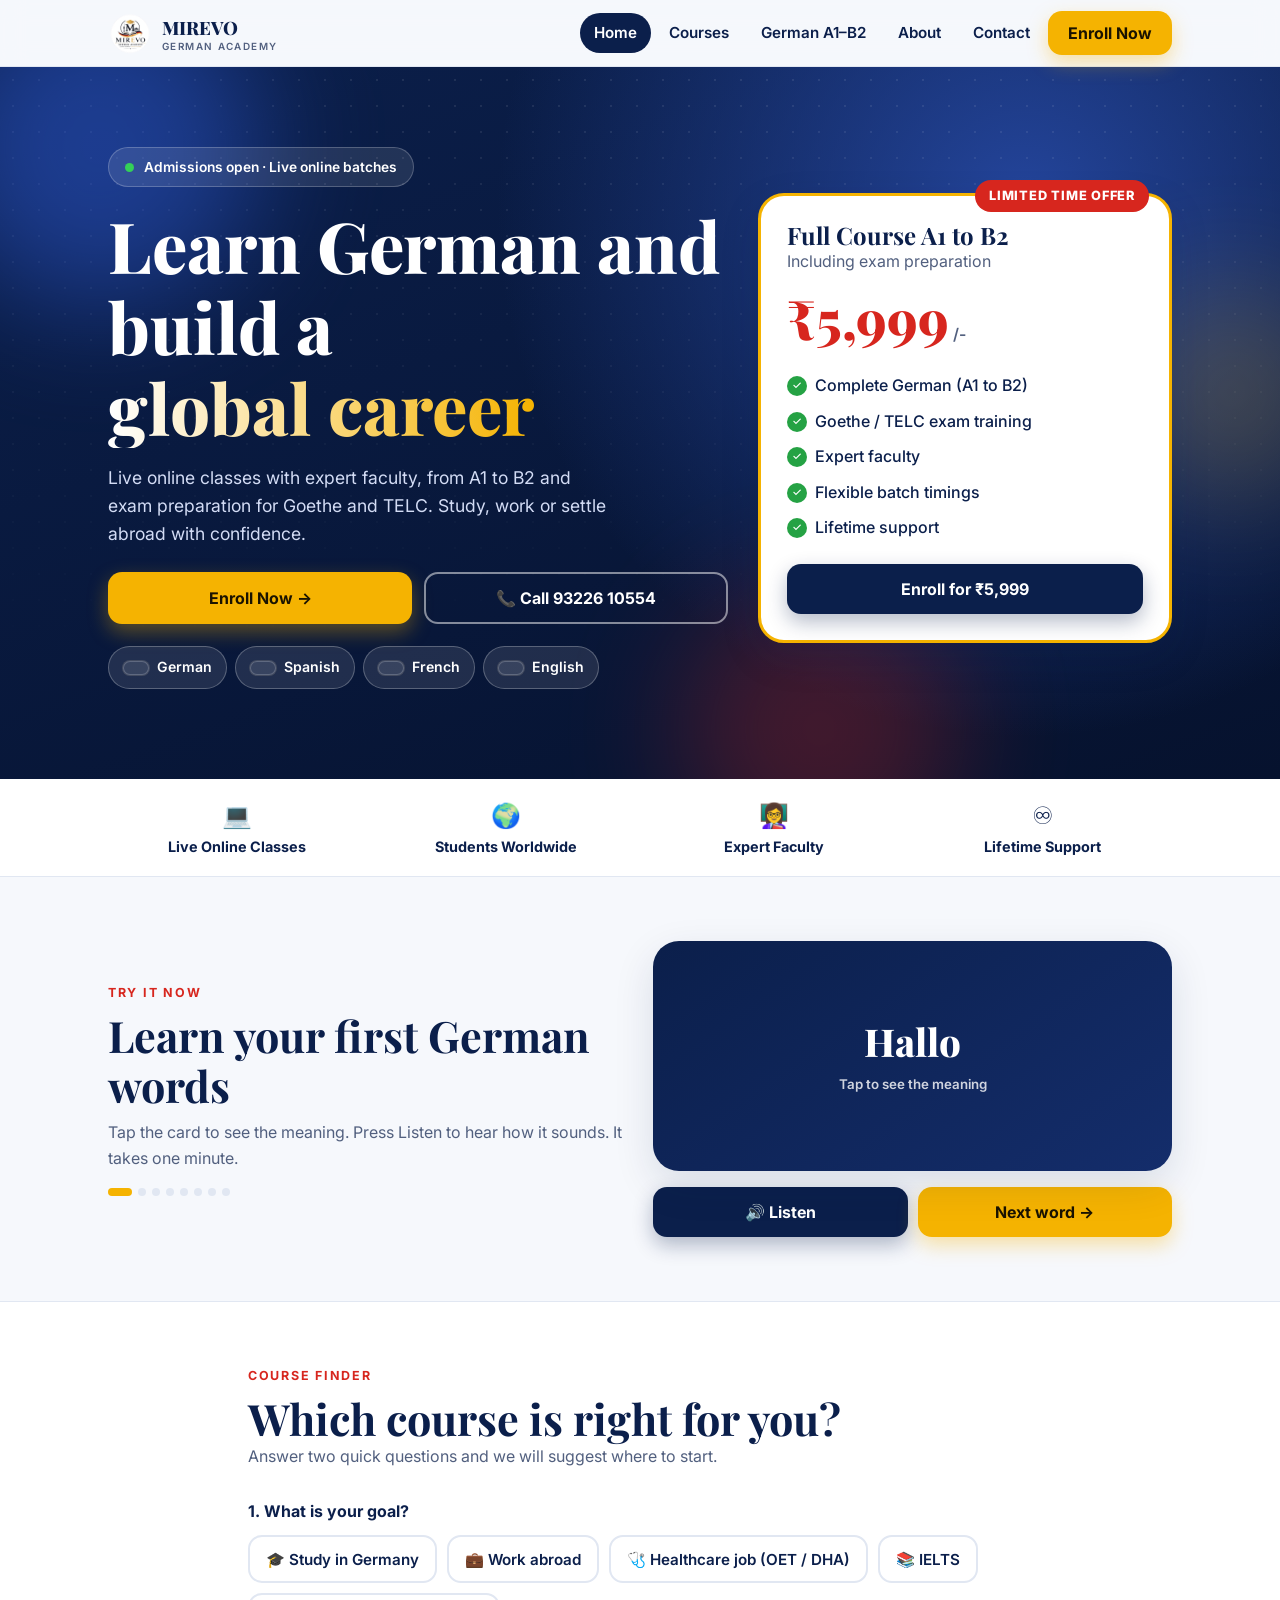
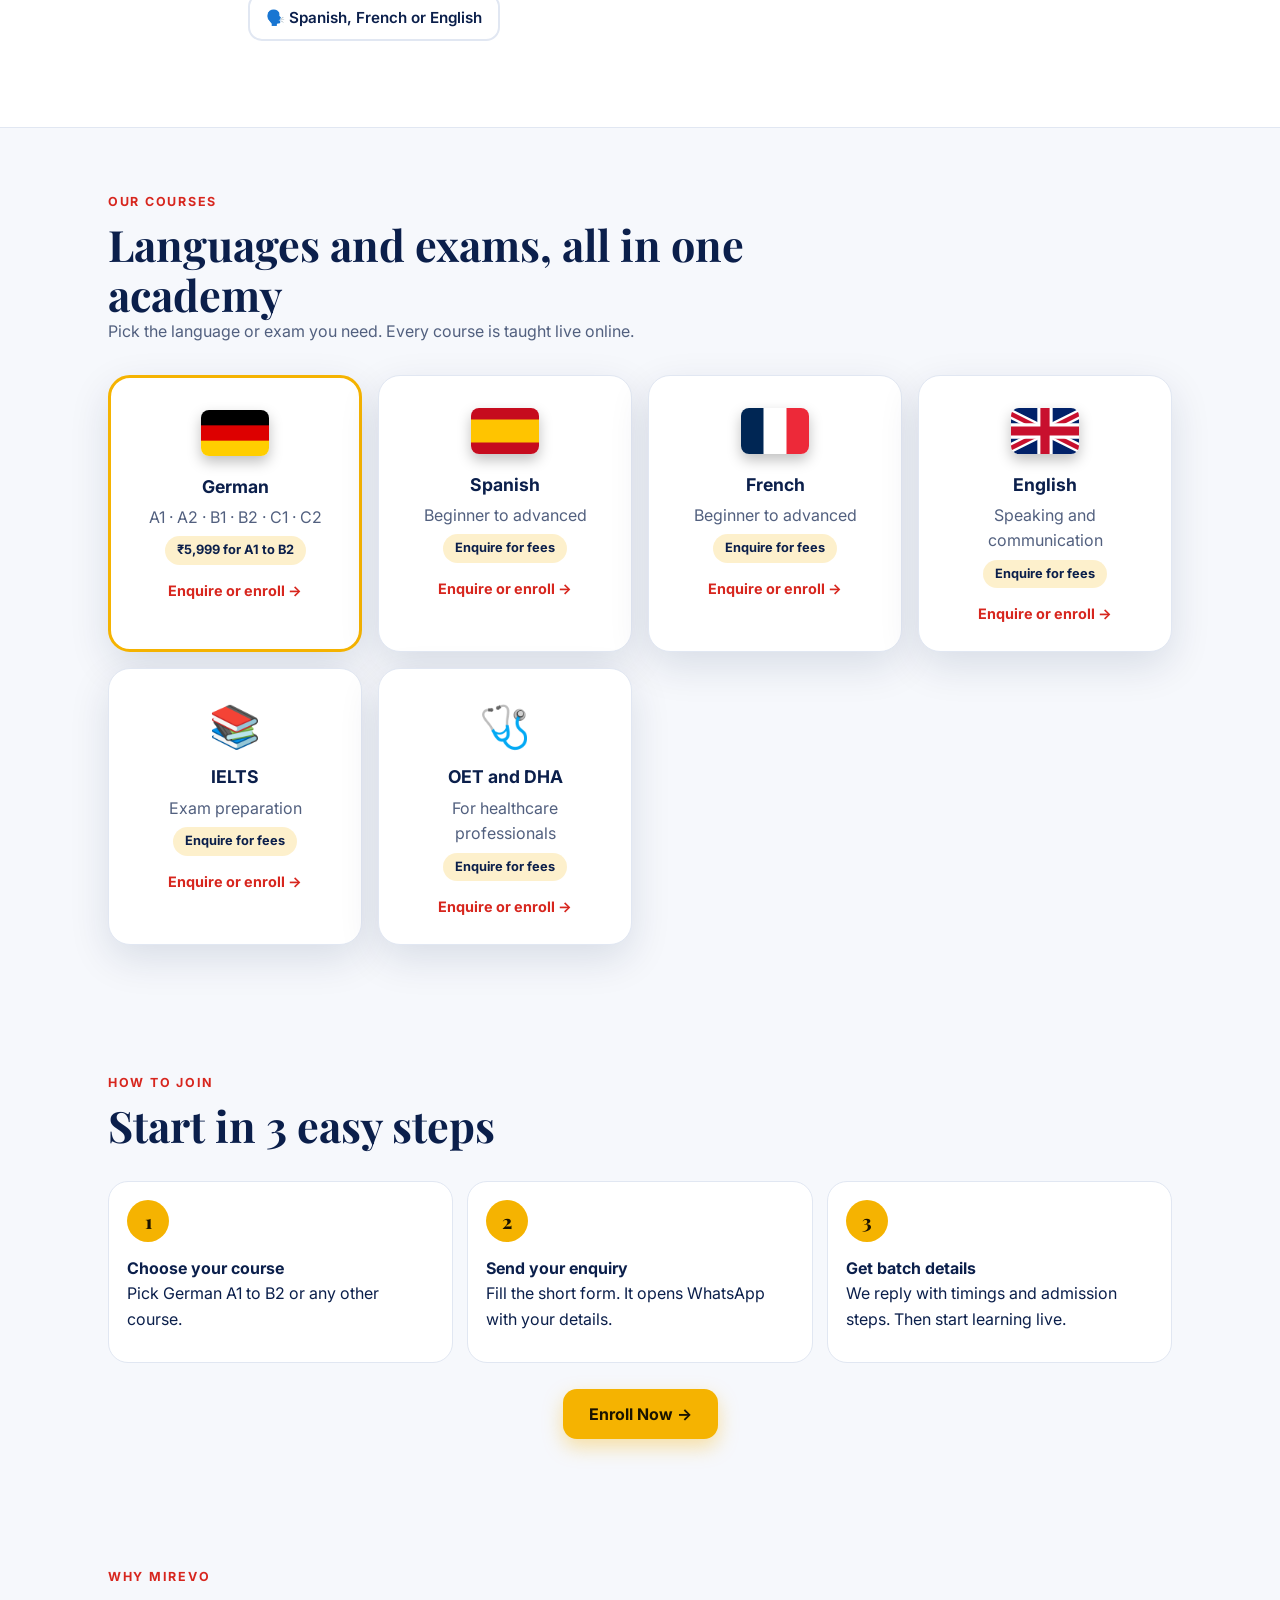
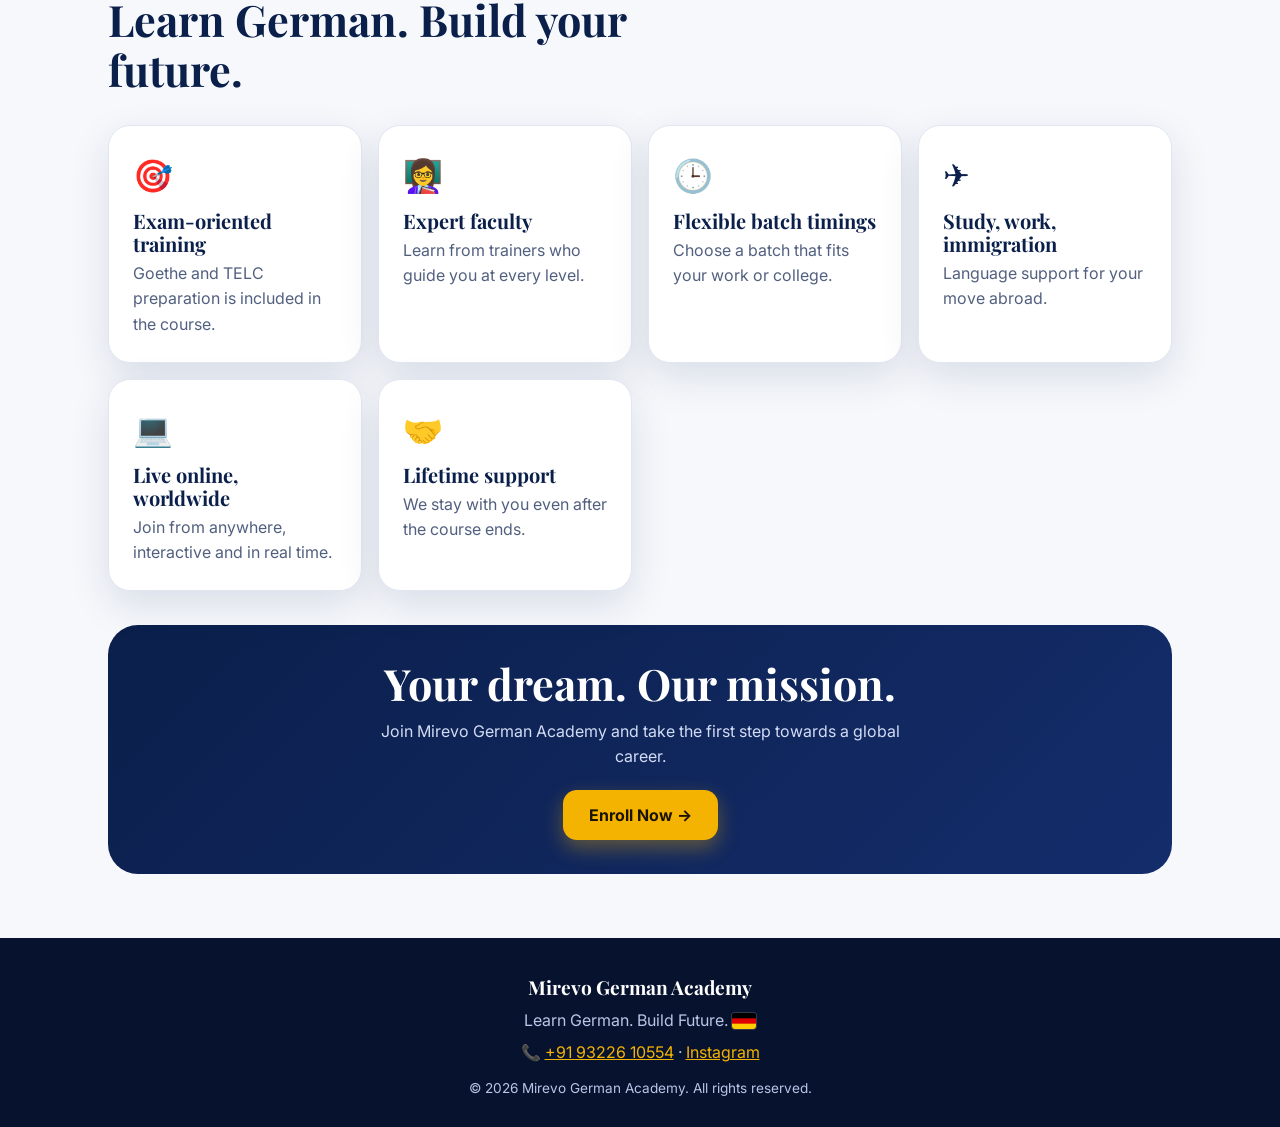
<file: Index.html>
<!DOCTYPE html>
<html lang="en">
<head>
<meta charset="utf-8">
<meta name="viewport" content="width=device-width, initial-scale=1, viewport-fit=cover">
<title>Mirevo German Academy – Learn German A1 to B2 | Live Online</title>
<meta name="description" content="Learn German A1 to B2 with Goethe/TELC exam preparation. Live online classes.">
<link rel="icon" href="logo.png">
<link href="https://fonts.googleapis.com/css2?family=Playfair+Display:wght@600;700;800&family=Inter:wght@400;500;600;700&display=swap" rel="stylesheet">
<link rel="stylesheet" href="Style.css">
</head>
<body>

<header><div class="wrap">
  <a class="brand" href="Index.html"><img src="logo.png" alt="Mirevo German Academy logo"><span>MIREVO<small>GERMAN ACADEMY</small></span></a>
  <button class="burger" aria-label="Menu" aria-expanded="false">☰</button>
  <nav aria-label="Main"><a href="Index.html" class="act">Home</a><a href="Courses.html">Courses</a><a href="German.html">German A1–B2</a><a href="About.html">About</a><a href="Contact.html">Contact</a><a class="btn" style="padding:10px 20px;min-height:44px" href="Contact.html">Enroll Now</a></nav>
</div></header>
<main>

<section class="hero" style="padding:0"><span class="orb o1"></span><span class="orb o2"></span><span class="orb o3"></span>
  <div class="wrap" style="position:relative">
    <div>
      <div class="live"><i></i>Admissions open · Live online batches</div>
      <h1>Learn German and build a <em class="rot" id="rot">global career</em></h1>
      <p class="lead">Live online classes with expert faculty, from A1 to B2 and exam preparation for Goethe and TELC. Study, work or settle abroad with confidence.</p>
      <div class="cta"><a class="btn" href="Contact.html">Enroll Now →</a><a class="btn ghost" href="tel:+919322610554">📞 Call 93226 10554</a></div>
      <div class="tags"><a href="Contact.html?course=German%20A1%20to%20B2%20%28%E2%82%B95%2C999%29"><span class="fl fl-de" role="img" aria-label="Germany"></span> German</a><a href="Contact.html?course=Spanish"><span class="fl fl-es" role="img" aria-label="Spain"></span> Spanish</a><a href="Contact.html?course=French"><span class="fl fl-fr" role="img" aria-label="France"></span> French</a><a href="Contact.html?course=English"><span class="fl fl-gb" role="img" aria-label="United Kingdom"></span> English</a></div>
    </div>
    <div class="offer">
      <span class="badge">LIMITED TIME OFFER</span>
      <h3>Full Course A1 to B2</h3>
      <div class="mute">Including exam preparation</div>
      <div class="fee">₹5,999<small> /-</small></div>
      <ul><li>Complete German (A1 to B2)</li><li>Goethe / TELC exam training</li><li>Expert faculty</li><li>Flexible batch timings</li><li>Lifetime support</li></ul>
      <a class="btn navy" style="width:100%" href="Contact.html">Enroll for ₹5,999</a>
    </div>
  </div>
</section><div class="strip"><div class="wrap">
  <div><i>💻</i>Live Online Classes</div><div><i>🌍</i>Students Worldwide</div><div><i>👩‍🏫</i>Expert Faculty</div><div><i>♾️</i>Lifetime Support</div>
</div></div><section id="try"><div class="wrap tool">
  <div class="rv"><div class="eyebrow">Try it now</div><h2>Learn your first German words</h2><p class="mute" style="margin-top:10px">Tap the card to see the meaning. Press Listen to hear how it sounds. It takes one minute.</p><div class="dots" id="dots"></div></div>
  <div class="rv"><div class="fc" id="fc" tabindex="0" role="button" aria-label="Flashcard. Tap to see the meaning."><div class="fc-in"><div class="fc-f"><b id="de">Hallo</b><small>Tap to see the meaning</small></div><div class="fc-b"><b id="en">Hello</b><small id="lvl">A1 · Greeting</small></div></div></div>
  <div class="fcbar"><button class="btn navy" id="say" type="button">🔊 Listen</button><button class="btn" id="nxt" type="button">Next word →</button></div></div>
</div></section>
<section id="finder" style="background:var(--card);border-block:1px solid var(--line)"><div class="wrap" style="max-width:820px">
  <div class="head rv"><div class="eyebrow">Course finder</div><h2>Which course is right for you?</h2><p class="mute">Answer two quick questions and we will suggest where to start.</p></div>
  <div class="rv"><b>1. What is your goal?</b>
    <div class="chips" id="g1"><button class="chip" data-v="study" type="button">🎓 Study in Germany</button><button class="chip" data-v="work" type="button">💼 Work abroad</button><button class="chip" data-v="health" type="button">🩺 Healthcare job (OET / DHA)</button><button class="chip" data-v="ielts" type="button">📚 IELTS</button><button class="chip" data-v="lang" type="button">🗣️ Spanish, French or English</button></div>
    <div id="q2"><b>2. What is your German level?</b>
    <div class="chips" id="g2"><button class="chip" data-v="0" type="button">I am a beginner</button><button class="chip" data-v="1" type="button">I know a little</button><button class="chip" data-v="2" type="button">I am intermediate</button></div></div>
    <div class="result" id="res" aria-live="polite"><h3 id="rt"></h3><p class="mute" id="rd" style="margin:8px 0 16px"></p><div class="cta"><a class="btn" id="rb" href="Contact.html">Enroll now →</a><a class="btn wa" id="rw" target="_blank" rel="noopener" href="#">💬 Ask on WhatsApp</a></div></div>
  </div>
</div></section>
<section id="courses"><div class="wrap">
  <div class="head rv"><div class="eyebrow">Our courses</div><h2>Languages and exams, all in one academy</h2><p class="mute">Pick the language or exam you need. Every course is taught live online.</p></div>
  <div class="grid">
    <a class="card lang main rv" href="Contact.html?course=German%20A1%20to%20B2%20%28%E2%82%B95%2C999%29"><div class="flagi"><span class="fl fl-de" role="img" aria-label="Germany"></span></div><b>German</b><span class="mute">A1 · A2 · B1 · B2 · C1 · C2</span><br><span class="tag">₹5,999 for A1 to B2</span><span class="go">Enquire or enroll →</span></a>
    <a class="card lang rv" href="Contact.html?course=Spanish"><div class="flagi"><span class="fl fl-es" role="img" aria-label="Spain"></span></div><b>Spanish</b><span class="mute">Beginner to advanced</span><br><span class="tag">Enquire for fees</span><span class="go">Enquire or enroll →</span></a>
    <a class="card lang rv" href="Contact.html?course=French"><div class="flagi"><span class="fl fl-fr" role="img" aria-label="France"></span></div><b>French</b><span class="mute">Beginner to advanced</span><br><span class="tag">Enquire for fees</span><span class="go">Enquire or enroll →</span></a>
    <a class="card lang rv" href="Contact.html?course=English"><div class="flagi"><span class="fl fl-gb" role="img" aria-label="United Kingdom"></span></div><b>English</b><span class="mute">Speaking and communication</span><br><span class="tag">Enquire for fees</span><span class="go">Enquire or enroll →</span></a>
    <a class="card lang rv" href="Contact.html?course=IELTS"><div class="flagi">📚</div><b>IELTS</b><span class="mute">Exam preparation</span><br><span class="tag">Enquire for fees</span><span class="go">Enquire or enroll →</span></a>
    <a class="card lang rv" href="Contact.html?course=OET"><div class="flagi">🩺</div><b>OET and DHA</b><span class="mute">For healthcare professionals</span><br><span class="tag">Enquire for fees</span><span class="go">Enquire or enroll →</span></a>
  </div>
</div></section>
<section><div class="wrap"><div class="head rv"><div class="eyebrow">How to join</div><h2>Start in 3 easy steps</h2></div>
  <div class="steps3"><div class="rv"><p><b>Choose your course</b>Pick German A1 to B2 or any other course.</p></div><div class="rv"><p><b>Send your enquiry</b>Fill the short form. It opens WhatsApp with your details.</p></div><div class="rv"><p><b>Get batch details</b>We reply with timings and admission steps. Then start learning live.</p></div></div>
  <div style="text-align:center;margin-top:26px"><a class="btn" href="Contact.html">Enroll Now →</a></div></div></section>
<section id="why"><div class="wrap">
  <div class="head rv"><div class="eyebrow">Why Mirevo</div><h2>Learn German. Build your future.</h2></div>
  <div class="grid">
    <div class="card rv"><i>🎯</i><h3>Exam-oriented training</h3><p>Goethe and TELC preparation is included in the course.</p></div>
    <div class="card rv"><i>👩‍🏫</i><h3>Expert faculty</h3><p>Learn from trainers who guide you at every level.</p></div>
    <div class="card rv"><i>🕒</i><h3>Flexible batch timings</h3><p>Choose a batch that fits your work or college.</p></div>
    <div class="card rv"><i>✈️</i><h3>Study, work, immigration</h3><p>Language support for your move abroad.</p></div>
    <div class="card rv"><i>💻</i><h3>Live online, worldwide</h3><p>Join from anywhere, interactive and in real time.</p></div>
    <div class="card rv"><i>🤝</i><h3>Lifetime support</h3><p>We stay with you even after the course ends.</p></div>
  </div>
  <div class="band rv" style="margin-top:34px"><h2>Your dream. Our mission.</h2><p>Join Mirevo German Academy and take the first step towards a global career.</p><a class="btn" href="Contact.html">Enroll Now →</a></div>
</div></section>
</main>
<footer>
  <b>Mirevo German Academy</b><p style="margin:6px 0">Learn German. Build Future. <span class="fl fl-de" role="img" aria-label="Germany"></span></p>
  <p>📞 <a href="tel:+919322610554">+91 93226 10554</a> · <a href="https://www.instagram.com/mirevo_german_academy/" target="_blank" rel="noopener">Instagram</a></p>
  <p style="font-size:.85rem;margin:0">© <span id="yr"></span> Mirevo German Academy. All rights reserved.</p>
</footer>
<div class="bar"><a class="c" href="tel:+919322610554">📞 Call</a><a class="w" href="https://wa.me/919322610554" target="_blank" rel="noopener">💬 WhatsApp</a><a class="e" href="Contact.html">Enroll</a></div>
<script src="Script.js"></script>
</body>
</html>
</file>
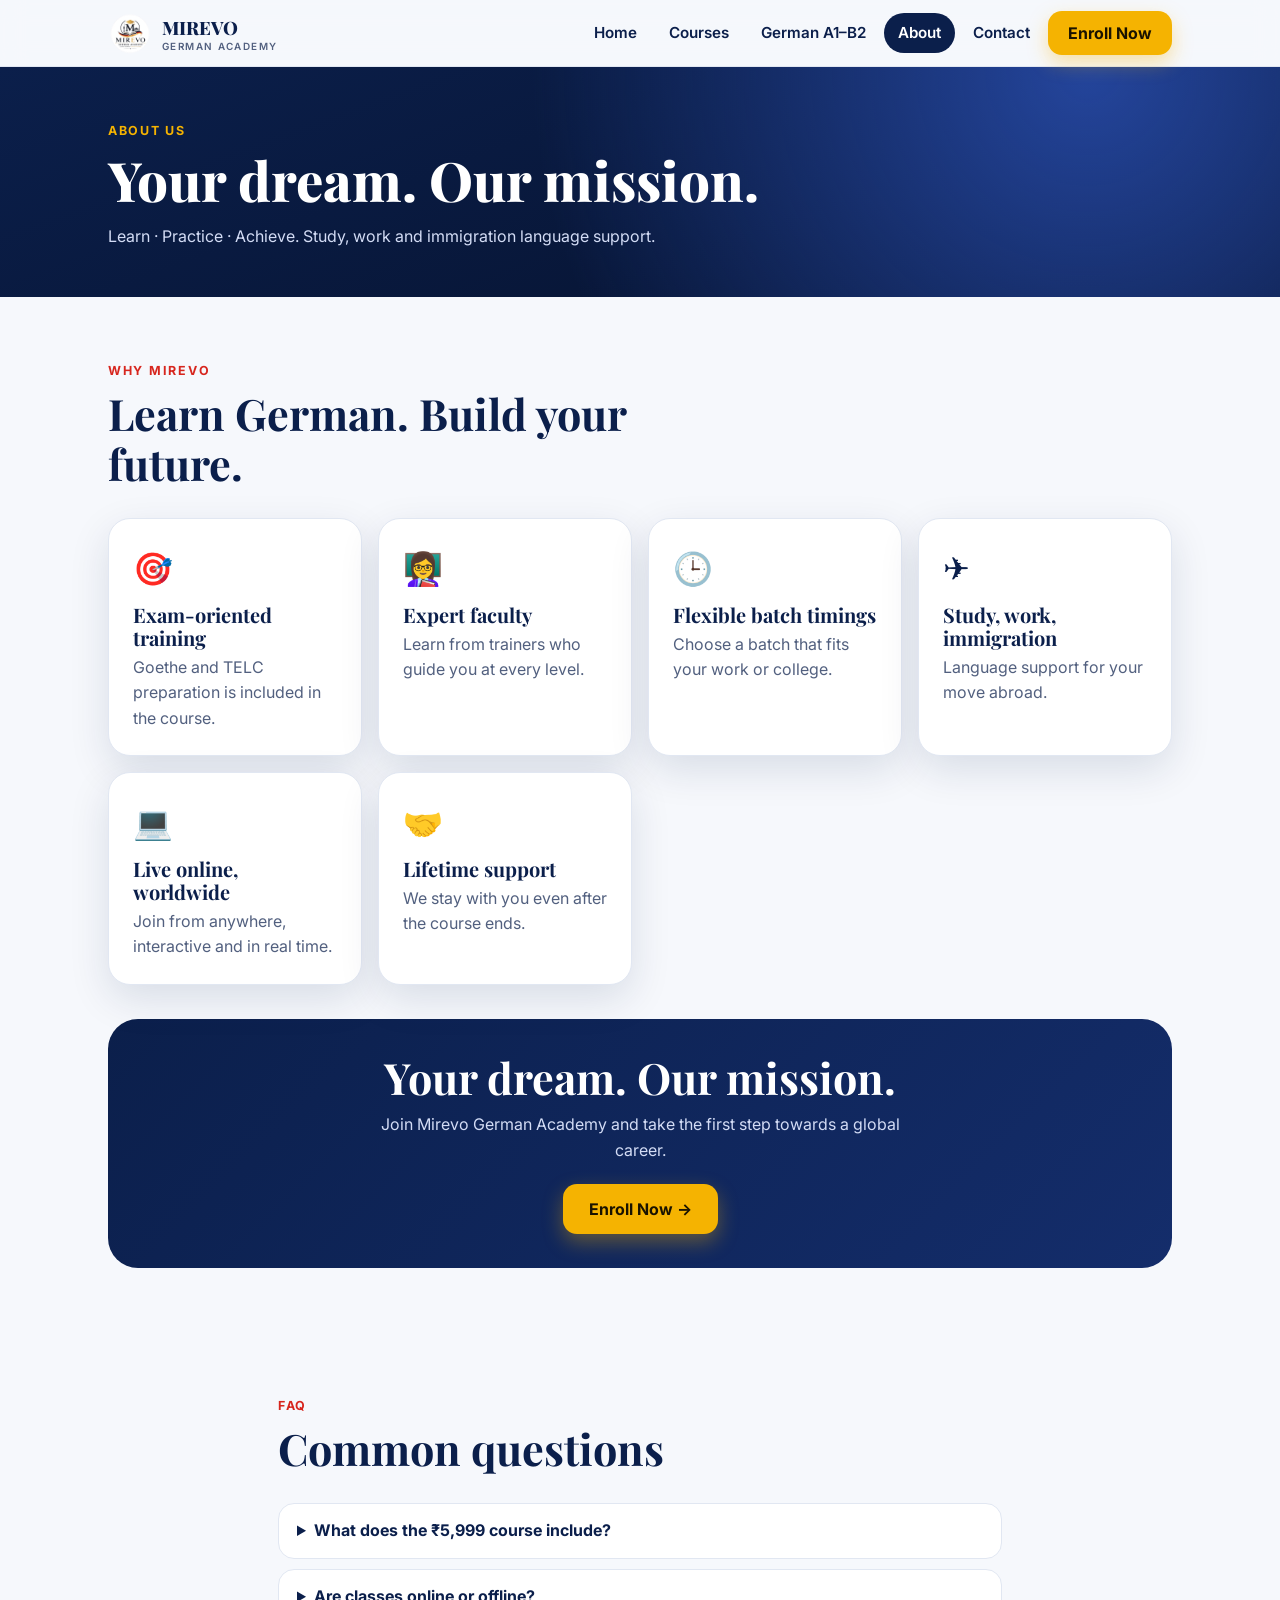
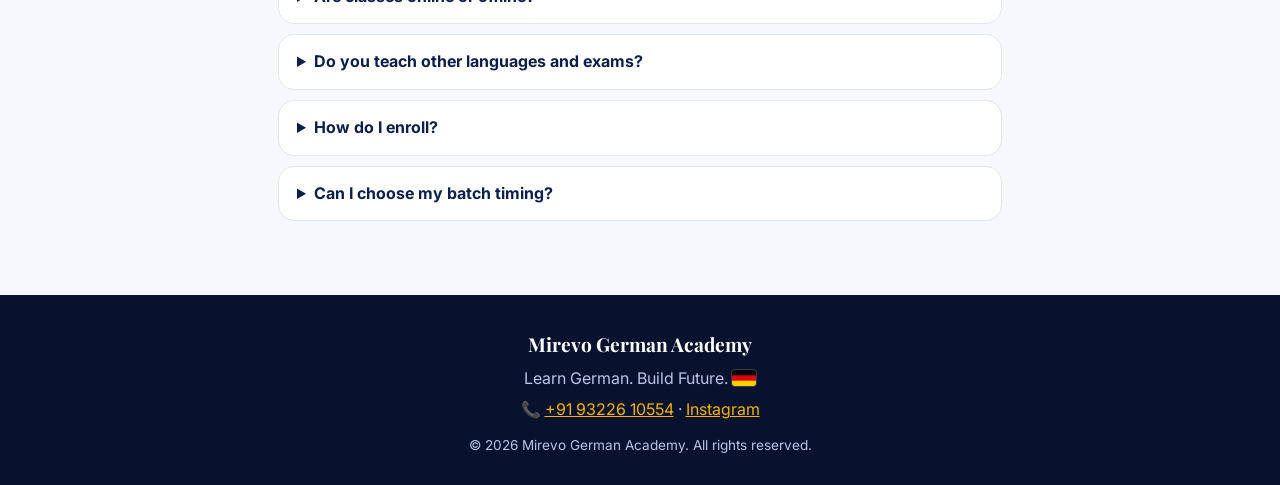
<file: About.html>
<!DOCTYPE html>
<html lang="en">
<head>
<meta charset="utf-8">
<meta name="viewport" content="width=device-width, initial-scale=1, viewport-fit=cover">
<title>About – Mirevo German Academy</title>
<meta name="description" content="Why learn with Mirevo German Academy, and answers to common questions.">
<link rel="icon" href="logo.png">
<link href="https://fonts.googleapis.com/css2?family=Playfair+Display:wght@600;700;800&family=Inter:wght@400;500;600;700&display=swap" rel="stylesheet">
<link rel="stylesheet" href="Style.css">
</head>
<body>

<header><div class="wrap">
  <a class="brand" href="Index.html"><img src="logo.png" alt="Mirevo German Academy logo"><span>MIREVO<small>GERMAN ACADEMY</small></span></a>
  <button class="burger" aria-label="Menu" aria-expanded="false">☰</button>
  <nav aria-label="Main"><a href="Index.html">Home</a><a href="Courses.html">Courses</a><a href="German.html">German A1–B2</a><a href="About.html" class="act">About</a><a href="Contact.html">Contact</a><a class="btn" style="padding:10px 20px;min-height:44px" href="Contact.html">Enroll Now</a></nav>
</div></header>
<main>
<section class="phero"><div class="wrap"><div class="eyebrow">About us</div><h1>Your dream. Our mission.</h1><p>Learn · Practice · Achieve. Study, work and immigration language support.</p></div></section>
<section id="why"><div class="wrap">
  <div class="head rv"><div class="eyebrow">Why Mirevo</div><h2>Learn German. Build your future.</h2></div>
  <div class="grid">
    <div class="card rv"><i>🎯</i><h3>Exam-oriented training</h3><p>Goethe and TELC preparation is included in the course.</p></div>
    <div class="card rv"><i>👩‍🏫</i><h3>Expert faculty</h3><p>Learn from trainers who guide you at every level.</p></div>
    <div class="card rv"><i>🕒</i><h3>Flexible batch timings</h3><p>Choose a batch that fits your work or college.</p></div>
    <div class="card rv"><i>✈️</i><h3>Study, work, immigration</h3><p>Language support for your move abroad.</p></div>
    <div class="card rv"><i>💻</i><h3>Live online, worldwide</h3><p>Join from anywhere, interactive and in real time.</p></div>
    <div class="card rv"><i>🤝</i><h3>Lifetime support</h3><p>We stay with you even after the course ends.</p></div>
  </div>
  <div class="band rv" style="margin-top:34px"><h2>Your dream. Our mission.</h2><p>Join Mirevo German Academy and take the first step towards a global career.</p><a class="btn" href="Contact.html">Enroll Now →</a></div>
</div></section><section id="faq"><div class="wrap" style="max-width:760px">
  <div class="head rv"><div class="eyebrow">FAQ</div><h2>Common questions</h2></div>
  <details class="rv"><summary>What does the ₹5,999 course include?</summary><p>The full German course from A1 to B2, including Goethe and TELC exam preparation, speaking, listening, reading and writing practice, flexible batches and lifetime support.</p></details>
  <details class="rv"><summary>Are classes online or offline?</summary><p>Classes are live online, so you can join from anywhere in the world.</p></details>
  <details class="rv"><summary>Do you teach other languages and exams?</summary><p>Yes. We also offer Spanish, French, English, IELTS, OET and DHA. Contact us for fees and batches.</p></details>
  <details class="rv"><summary>How do I enroll?</summary><p>Tap Enroll Now, fill the form and send it on WhatsApp, or call 93226 10554. We will guide you through admission and payment.</p></details>
  <details class="rv"><summary>Can I choose my batch timing?</summary><p>Yes, batch timings are flexible. Tell us your preferred time in the enquiry.</p></details>
</div></section>
</main>
<footer>
  <b>Mirevo German Academy</b><p style="margin:6px 0">Learn German. Build Future. <span class="fl fl-de" role="img" aria-label="Germany"></span></p>
  <p>📞 <a href="tel:+919322610554">+91 93226 10554</a> · <a href="https://www.instagram.com/mirevo_german_academy/" target="_blank" rel="noopener">Instagram</a></p>
  <p style="font-size:.85rem;margin:0">© <span id="yr"></span> Mirevo German Academy. All rights reserved.</p>
</footer>
<div class="bar"><a class="c" href="tel:+919322610554">📞 Call</a><a class="w" href="https://wa.me/919322610554" target="_blank" rel="noopener">💬 WhatsApp</a><a class="e" href="Contact.html">Enroll</a></div>
<script src="Script.js"></script>
</body>
</html>
</file>
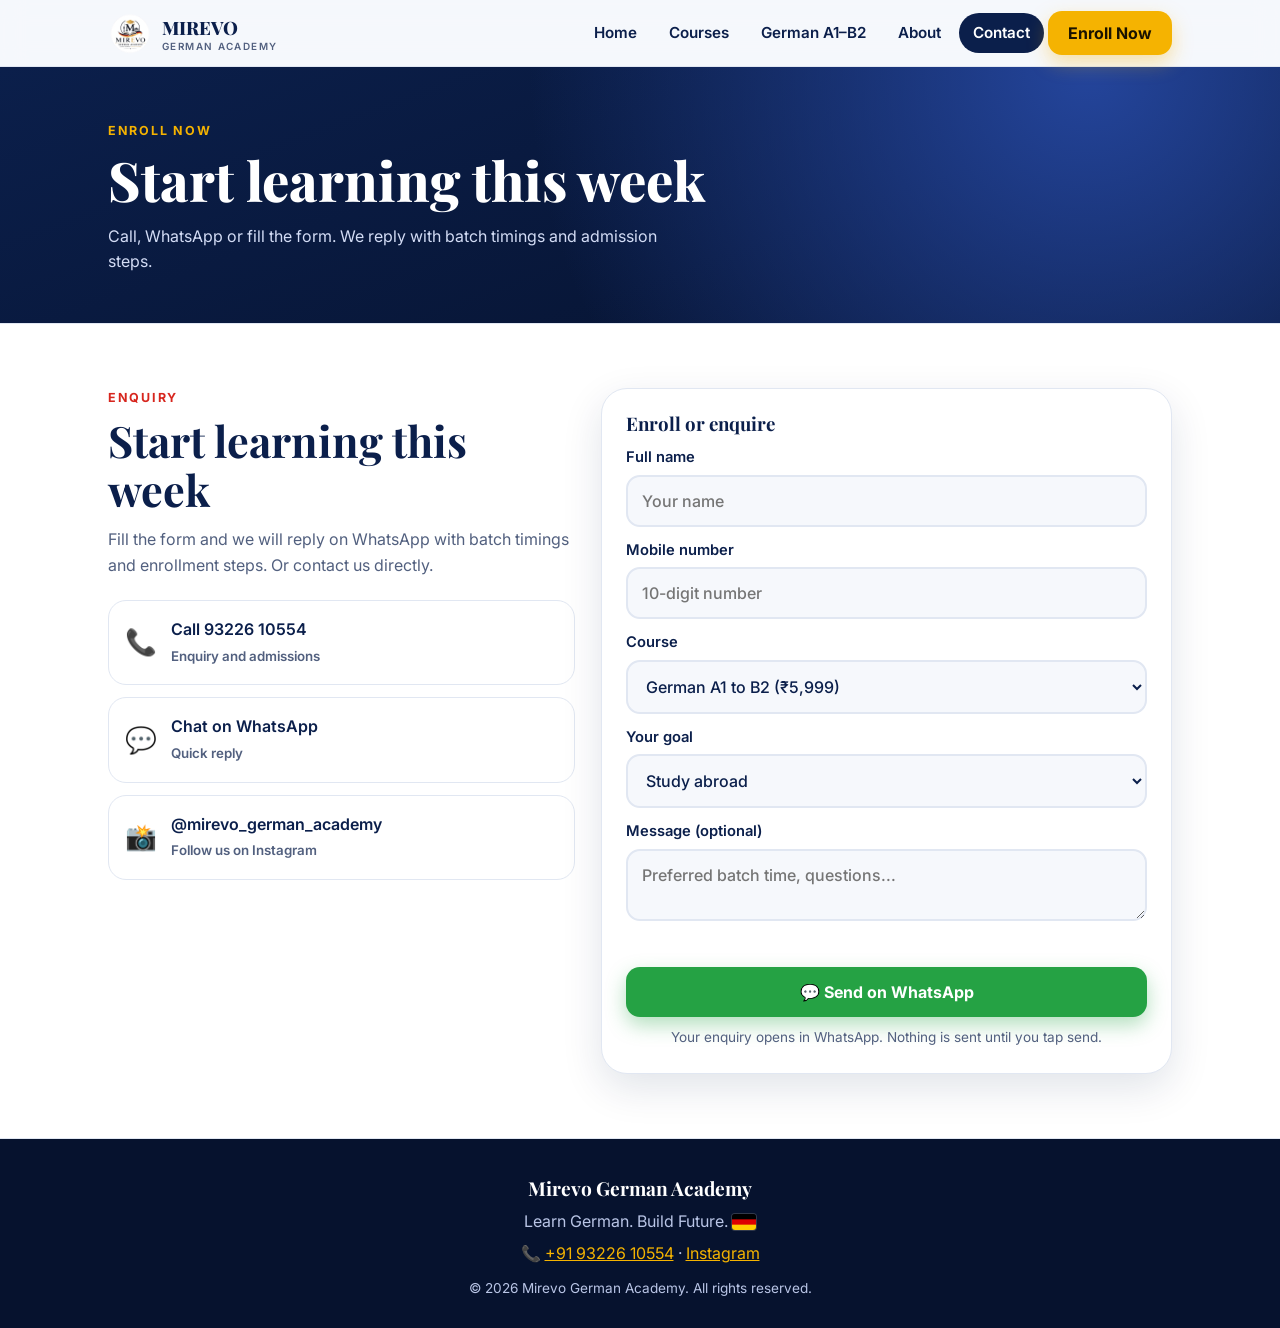
<file: Contact.html>
<!DOCTYPE html>
<html lang="en">
<head>
<meta charset="utf-8">
<meta name="viewport" content="width=device-width, initial-scale=1, viewport-fit=cover">
<title>Enroll / Contact – Mirevo German Academy</title>
<meta name="description" content="Enroll or enquire. Call 93226 10554 or message on WhatsApp.">
<link rel="icon" href="logo.png">
<link href="https://fonts.googleapis.com/css2?family=Playfair+Display:wght@600;700;800&family=Inter:wght@400;500;600;700&display=swap" rel="stylesheet">
<link rel="stylesheet" href="Style.css">
</head>
<body>

<header><div class="wrap">
  <a class="brand" href="Index.html"><img src="logo.png" alt="Mirevo German Academy logo"><span>MIREVO<small>GERMAN ACADEMY</small></span></a>
  <button class="burger" aria-label="Menu" aria-expanded="false">☰</button>
  <nav aria-label="Main"><a href="Index.html">Home</a><a href="Courses.html">Courses</a><a href="German.html">German A1–B2</a><a href="About.html">About</a><a href="Contact.html" class="act">Contact</a><a class="btn" style="padding:10px 20px;min-height:44px" href="Contact.html">Enroll Now</a></nav>
</div></header>
<main>
<section class="phero"><div class="wrap"><div class="eyebrow">Enroll now</div><h1>Start learning this week</h1><p>Call, WhatsApp or fill the form. We reply with batch timings and admission steps.</p></div></section>
<section id="enquire" style="background:var(--card);border-block:1px solid var(--line)"><div class="wrap enq">
  <div class="rv"><div class="eyebrow">Enquiry</div><h2>Start learning this week</h2><p class="mute" style="margin:12px 0 22px">Fill the form and we will reply on WhatsApp with batch timings and enrollment steps. Or contact us directly.</p>
    <div class="contact">
      <a href="tel:+919322610554"><i>📞</i><span>Call 93226 10554<br><small class="mute">Enquiry and admissions</small></span></a>
      <a href="https://wa.me/919322610554?text=Hello%20Mirevo%20German%20Academy%2C%20I%20want%20to%20enquire%20about%20the%20course." target="_blank" rel="noopener"><i>💬</i><span>Chat on WhatsApp<br><small class="mute">Quick reply</small></span></a>
      <a href="https://www.instagram.com/mirevo_german_academy/" target="_blank" rel="noopener"><i>📸</i><span>@mirevo_german_academy<br><small class="mute">Follow us on Instagram</small></span></a>
    </div>
  </div>
  <form id="f" class="rv" novalidate>
    <h3 style="margin-bottom:4px">Enroll or enquire</h3>
    <label for="nm">Full name</label><input id="nm" autocomplete="name" placeholder="Your name">
    <label for="ph">Mobile number</label><input id="ph" type="tel" inputmode="numeric" pattern="[6-9][0-9]{9}" maxlength="10" autocomplete="tel" placeholder="10-digit number">
    <label for="co">Course</label>
    <select id="co"><option>German A1 to B2 (₹5,999)</option><option>German A1</option><option>German A2</option><option>German B1</option><option>German B2</option><option>German C1 / C2</option><option>Spanish</option><option>French</option><option>English</option><option>IELTS</option><option>OET</option><option>DHA</option></select>
    <label for="gl">Your goal</label>
    <select id="gl"><option>Study abroad</option><option>Work abroad</option><option>Immigration</option><option>Learning for fun / career</option></select>
    <label for="ms">Message (optional)</label><textarea id="ms" rows="2" placeholder="Preferred batch time, questions..."></textarea>
    <div class="err" id="err" role="alert"></div>
    <button class="btn wa" style="width:100%" type="submit">💬 Send on WhatsApp</button>
    <p class="mute" style="font-size:.85rem;margin:10px 0 0;text-align:center">Your enquiry opens in WhatsApp. Nothing is sent until you tap send.</p>
  </form>
</div></section>
</main>
<footer>
  <b>Mirevo German Academy</b><p style="margin:6px 0">Learn German. Build Future. <span class="fl fl-de" role="img" aria-label="Germany"></span></p>
  <p>📞 <a href="tel:+919322610554">+91 93226 10554</a> · <a href="https://www.instagram.com/mirevo_german_academy/" target="_blank" rel="noopener">Instagram</a></p>
  <p style="font-size:.85rem;margin:0">© <span id="yr"></span> Mirevo German Academy. All rights reserved.</p>
</footer>
<div class="bar"><a class="c" href="tel:+919322610554">📞 Call</a><a class="w" href="https://wa.me/919322610554" target="_blank" rel="noopener">💬 WhatsApp</a><a class="e" href="Contact.html">Enroll</a></div>
<script src="Script.js"></script>
</body>
</html>
</file>
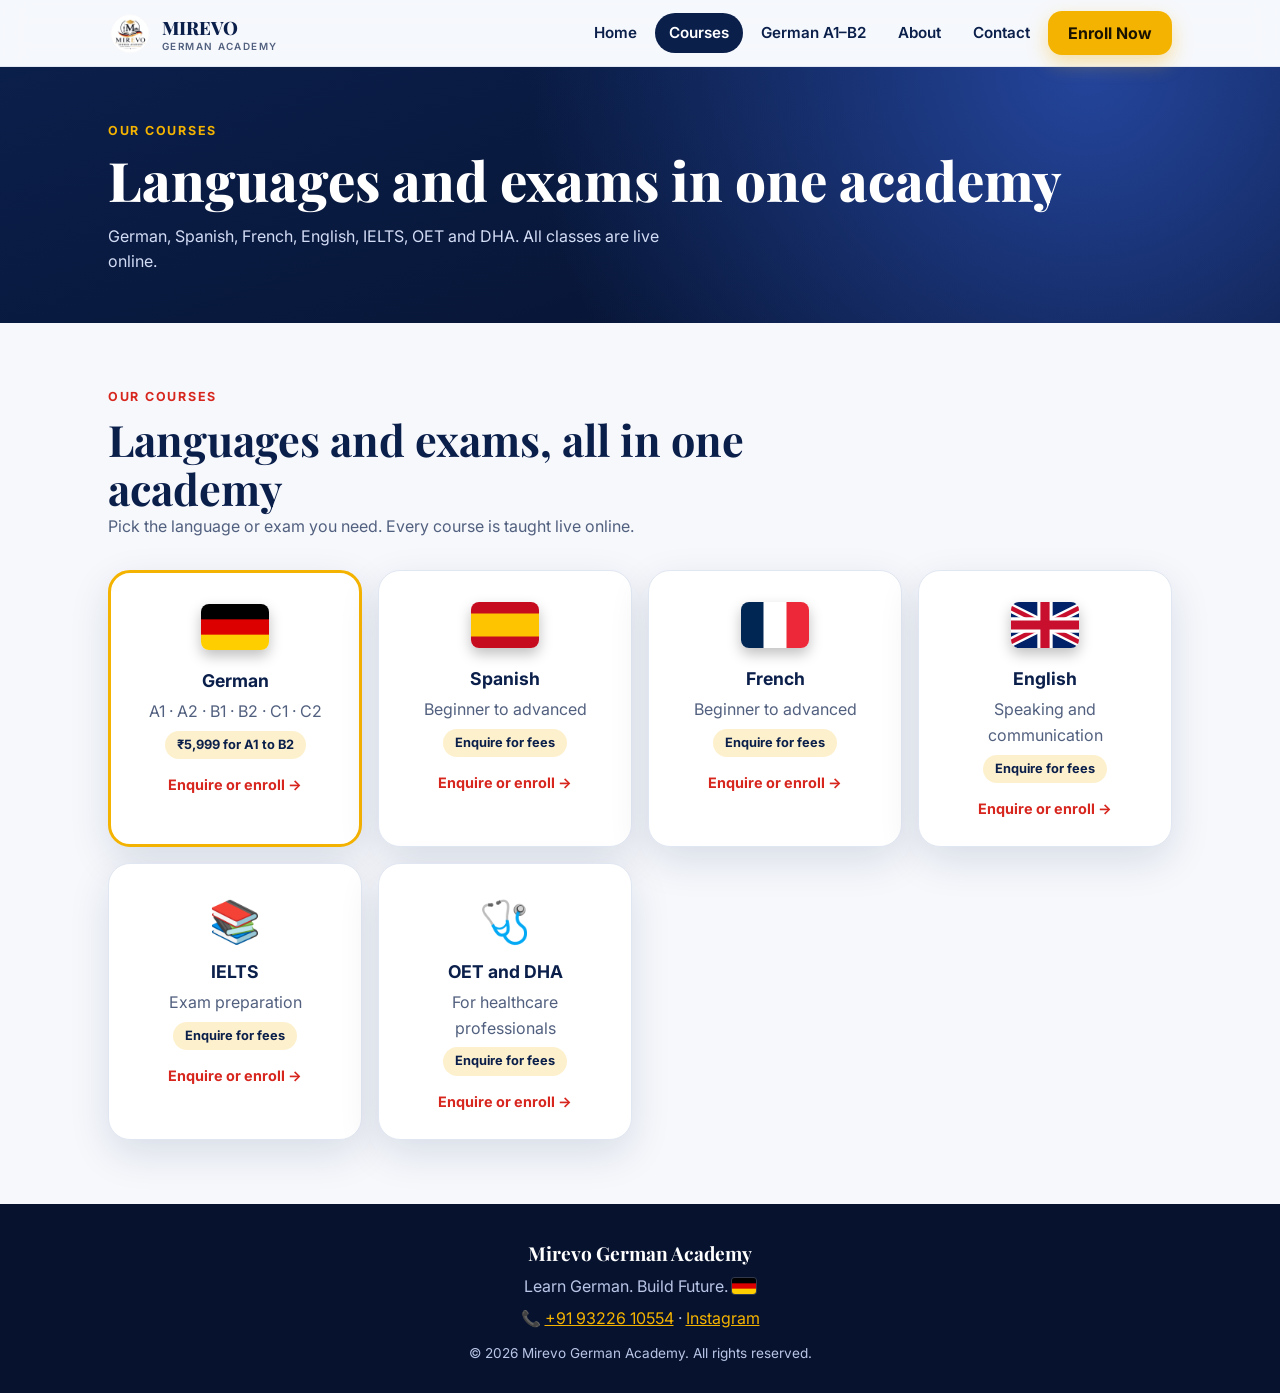
<file: Courses.html>
<!DOCTYPE html>
<html lang="en">
<head>
<meta charset="utf-8">
<meta name="viewport" content="width=device-width, initial-scale=1, viewport-fit=cover">
<title>Courses – Mirevo German Academy</title>
<meta name="description" content="German, Spanish, French, English, IELTS, OET and DHA courses, live online.">
<link rel="icon" href="logo.png">
<link href="https://fonts.googleapis.com/css2?family=Playfair+Display:wght@600;700;800&family=Inter:wght@400;500;600;700&display=swap" rel="stylesheet">
<link rel="stylesheet" href="Style.css">
</head>
<body>

<header><div class="wrap">
  <a class="brand" href="Index.html"><img src="logo.png" alt="Mirevo German Academy logo"><span>MIREVO<small>GERMAN ACADEMY</small></span></a>
  <button class="burger" aria-label="Menu" aria-expanded="false">☰</button>
  <nav aria-label="Main"><a href="Index.html">Home</a><a href="Courses.html" class="act">Courses</a><a href="German.html">German A1–B2</a><a href="About.html">About</a><a href="Contact.html">Contact</a><a class="btn" style="padding:10px 20px;min-height:44px" href="Contact.html">Enroll Now</a></nav>
</div></header>
<main>
<section class="phero"><div class="wrap"><div class="eyebrow">Our courses</div><h1>Languages and exams in one academy</h1><p>German, Spanish, French, English, IELTS, OET and DHA. All classes are live online.</p></div></section>
<section id="courses"><div class="wrap">
  <div class="head rv"><div class="eyebrow">Our courses</div><h2>Languages and exams, all in one academy</h2><p class="mute">Pick the language or exam you need. Every course is taught live online.</p></div>
  <div class="grid">
    <a class="card lang main rv" href="Contact.html?course=German%20A1%20to%20B2%20%28%E2%82%B95%2C999%29"><div class="flagi"><span class="fl fl-de" role="img" aria-label="Germany"></span></div><b>German</b><span class="mute">A1 · A2 · B1 · B2 · C1 · C2</span><br><span class="tag">₹5,999 for A1 to B2</span><span class="go">Enquire or enroll →</span></a>
    <a class="card lang rv" href="Contact.html?course=Spanish"><div class="flagi"><span class="fl fl-es" role="img" aria-label="Spain"></span></div><b>Spanish</b><span class="mute">Beginner to advanced</span><br><span class="tag">Enquire for fees</span><span class="go">Enquire or enroll →</span></a>
    <a class="card lang rv" href="Contact.html?course=French"><div class="flagi"><span class="fl fl-fr" role="img" aria-label="France"></span></div><b>French</b><span class="mute">Beginner to advanced</span><br><span class="tag">Enquire for fees</span><span class="go">Enquire or enroll →</span></a>
    <a class="card lang rv" href="Contact.html?course=English"><div class="flagi"><span class="fl fl-gb" role="img" aria-label="United Kingdom"></span></div><b>English</b><span class="mute">Speaking and communication</span><br><span class="tag">Enquire for fees</span><span class="go">Enquire or enroll →</span></a>
    <a class="card lang rv" href="Contact.html?course=IELTS"><div class="flagi">📚</div><b>IELTS</b><span class="mute">Exam preparation</span><br><span class="tag">Enquire for fees</span><span class="go">Enquire or enroll →</span></a>
    <a class="card lang rv" href="Contact.html?course=OET"><div class="flagi">🩺</div><b>OET and DHA</b><span class="mute">For healthcare professionals</span><br><span class="tag">Enquire for fees</span><span class="go">Enquire or enroll →</span></a>
  </div>
</div></section>
</main>
<footer>
  <b>Mirevo German Academy</b><p style="margin:6px 0">Learn German. Build Future. <span class="fl fl-de" role="img" aria-label="Germany"></span></p>
  <p>📞 <a href="tel:+919322610554">+91 93226 10554</a> · <a href="https://www.instagram.com/mirevo_german_academy/" target="_blank" rel="noopener">Instagram</a></p>
  <p style="font-size:.85rem;margin:0">© <span id="yr"></span> Mirevo German Academy. All rights reserved.</p>
</footer>
<div class="bar"><a class="c" href="tel:+919322610554">📞 Call</a><a class="w" href="https://wa.me/919322610554" target="_blank" rel="noopener">💬 WhatsApp</a><a class="e" href="Contact.html">Enroll</a></div>
<script src="Script.js"></script>
</body>
</html>
</file>
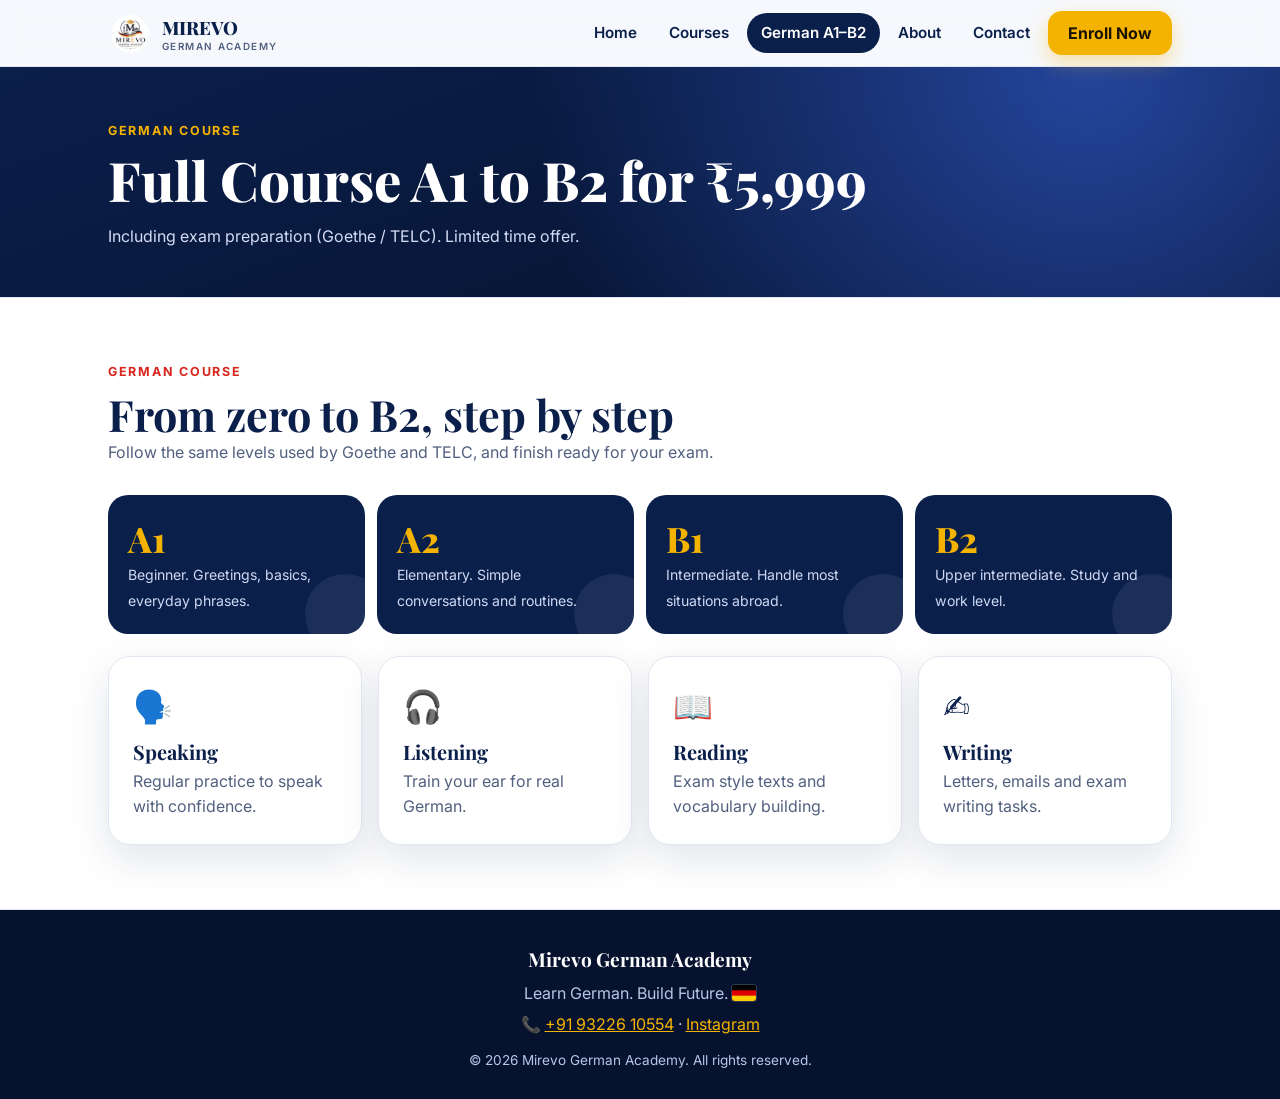
<file: German.html>
<!DOCTYPE html>
<html lang="en">
<head>
<meta charset="utf-8">
<meta name="viewport" content="width=device-width, initial-scale=1, viewport-fit=cover">
<title>German Course A1 to B2 – Mirevo German Academy</title>
<meta name="description" content="Full German course A1 to B2 with Goethe and TELC exam preparation for ₹5,999.">
<link rel="icon" href="logo.png">
<link href="https://fonts.googleapis.com/css2?family=Playfair+Display:wght@600;700;800&family=Inter:wght@400;500;600;700&display=swap" rel="stylesheet">
<link rel="stylesheet" href="Style.css">
</head>
<body>

<header><div class="wrap">
  <a class="brand" href="Index.html"><img src="logo.png" alt="Mirevo German Academy logo"><span>MIREVO<small>GERMAN ACADEMY</small></span></a>
  <button class="burger" aria-label="Menu" aria-expanded="false">☰</button>
  <nav aria-label="Main"><a href="Index.html">Home</a><a href="Courses.html">Courses</a><a href="German.html" class="act">German A1–B2</a><a href="About.html">About</a><a href="Contact.html">Contact</a><a class="btn" style="padding:10px 20px;min-height:44px" href="Contact.html">Enroll Now</a></nav>
</div></header>
<main>
<section class="phero"><div class="wrap"><div class="eyebrow">German course</div><h1>Full Course A1 to B2 for ₹5,999</h1><p>Including exam preparation (Goethe / TELC). Limited time offer.</p></div></section>
<section id="german" style="background:var(--card);border-block:1px solid var(--line)"><div class="wrap">
  <div class="head rv"><div class="eyebrow">German course</div><h2>From zero to B2, step by step</h2><p class="mute">Follow the same levels used by Goethe and TELC, and finish ready for your exam.</p></div>
  <div class="levels">
    <div class="lv rv"><b>A1</b><span>Beginner. Greetings, basics, everyday phrases.</span></div>
    <div class="lv rv"><b>A2</b><span>Elementary. Simple conversations and routines.</span></div>
    <div class="lv rv"><b>B1</b><span>Intermediate. Handle most situations abroad.</span></div>
    <div class="lv rv"><b>B2</b><span>Upper intermediate. Study and work level.</span></div>
  </div>
  <div class="grid" style="margin-top:22px">
    <div class="card rv"><i>🗣️</i><h3>Speaking</h3><p>Regular practice to speak with confidence.</p></div>
    <div class="card rv"><i>🎧</i><h3>Listening</h3><p>Train your ear for real German.</p></div>
    <div class="card rv"><i>📖</i><h3>Reading</h3><p>Exam style texts and vocabulary building.</p></div>
    <div class="card rv"><i>✍️</i><h3>Writing</h3><p>Letters, emails and exam writing tasks.</p></div>
  </div>
</div></section>
</main>
<footer>
  <b>Mirevo German Academy</b><p style="margin:6px 0">Learn German. Build Future. <span class="fl fl-de" role="img" aria-label="Germany"></span></p>
  <p>📞 <a href="tel:+919322610554">+91 93226 10554</a> · <a href="https://www.instagram.com/mirevo_german_academy/" target="_blank" rel="noopener">Instagram</a></p>
  <p style="font-size:.85rem;margin:0">© <span id="yr"></span> Mirevo German Academy. All rights reserved.</p>
</footer>
<div class="bar"><a class="c" href="tel:+919322610554">📞 Call</a><a class="w" href="https://wa.me/919322610554" target="_blank" rel="noopener">💬 WhatsApp</a><a class="e" href="Contact.html">Enroll</a></div>
<script src="Script.js"></script>
</body>
</html>
</file>
<file: Style.css>
:root{--bg:#f6f8fc;--card:#fff;--ink:#0b1f4b;--mute:#52607f;--navy:#0b1f4b;--navy2:#142d6b;--gold:#f5b301;--red:#d7261e;--line:#e1e7f2;--shadow:0 14px 40px rgba(11,31,75,.12);box-sizing:border-box;padding-top:env(safe-area-inset-top,0px);padding-bottom:env(safe-area-inset-bottom,0px)}
@media (prefers-color-scheme:dark){:root:not([data-theme="light"]){--bg:#081230;--card:#0f1f4a;--ink:#f1f4fc;--mute:#a9b6d6;--line:#1d3170;--shadow:0 14px 40px rgba(0,0,0,.45)}}
:root[data-theme="dark"]{--bg:#081230;--card:#0f1f4a;--ink:#f1f4fc;--mute:#a9b6d6;--line:#1d3170;--shadow:0 14px 40px rgba(0,0,0,.45)}
*{box-sizing:border-box;-webkit-tap-highlight-color:transparent}
html{scroll-behavior:smooth;scroll-padding-top:76px}
body{margin:0;background:var(--bg);color:var(--ink);font:400 16px/1.6 Inter,system-ui,sans-serif;overflow-x:hidden;padding-bottom:76px}
h1,h2,h3{font-family:'Playfair Display',Georgia,serif;line-height:1.15;margin:0}
h2{font-size:clamp(1.8rem,5vw,2.7rem)}
p{margin:0 0 12px}a{color:inherit}
.wrap{max-width:1100px;margin:0 auto;padding:0 18px}
.mute{color:var(--mute)}

.eyebrow{font-weight:700;letter-spacing:.14em;font-size:.78rem;color:var(--red);text-transform:uppercase;margin-bottom:8px}
/* nav */
header{position:sticky;top:env(safe-area-inset-top,0px);z-index:30;background:color-mix(in srgb,var(--bg) 90%,transparent);backdrop-filter:blur(12px);border-bottom:1px solid var(--line)}
header .wrap{display:flex;align-items:center;justify-content:space-between;height:66px}
.brand{display:flex;align-items:center;gap:10px;text-decoration:none;font:800 1.15rem 'Playfair Display'}
.brand img{width:44px;height:44px;border-radius:50%}
.brand small{display:block;font:600 .62rem Inter;letter-spacing:.14em;color:var(--mute)}
nav{display:none;gap:4px;align-items:center}
nav a{padding:8px 14px;border-radius:999px;font-weight:600;text-decoration:none;font-size:.95rem}
nav a:hover{background:var(--line)}
.btn{display:inline-flex;align-items:center;justify-content:center;gap:8px;border:0;cursor:pointer;font:700 1rem Inter;padding:14px 26px;border-radius:14px;background:var(--gold);color:#1a1300;text-decoration:none;min-height:50px;transition:transform .2s,box-shadow .2s;box-shadow:0 8px 20px rgba(245,179,1,.35)}
.btn:hover{transform:translateY(-2px);box-shadow:0 12px 26px rgba(245,179,1,.5)}
.btn.navy{background:var(--navy);color:#fff;box-shadow:0 8px 20px rgba(11,31,75,.3)}
.btn.ghost{background:transparent;color:#fff;border:2px solid rgba(255,255,255,.5);box-shadow:none}
.btn.wa{background:#25a244;color:#fff;box-shadow:0 8px 20px rgba(37,162,68,.35)}
.btn:focus-visible,a:focus-visible,input:focus-visible,select:focus-visible,textarea:focus-visible,summary:focus-visible{outline:3px solid var(--gold);outline-offset:3px}
@media(min-width:860px){nav{display:flex}}
/* hero */
.hero{background:radial-gradient(circle at 80% 20%,#24459c 0,transparent 45%),linear-gradient(160deg,var(--navy),#06122e);color:#fff;position:relative;overflow:hidden}
.hero .wrap{display:grid;gap:30px;padding-top:44px;padding-bottom:60px}
.hero h1{font-size:clamp(2.4rem,9vw,4.4rem);font-weight:800}
.hero h1 em{font-style:normal;background:linear-gradient(90deg,#fff 0,var(--gold));-webkit-background-clip:text;background-clip:text;color:transparent}
.hero p.lead{font-size:1.1rem;color:#d3dcf5;max-width:46ch;margin:16px 0 24px}
.cta{display:flex;gap:12px;flex-wrap:wrap}
.cta .btn{flex:1 1 180px}
.tags{display:flex;gap:8px;flex-wrap:wrap;margin-top:22px}
.tags span{background:rgba(255,255,255,.1);border:1px solid rgba(255,255,255,.2);padding:6px 12px;border-radius:999px;font-size:.85rem;font-weight:600}
.offer{background:var(--card);color:var(--ink);border-radius:26px;padding:26px;box-shadow:var(--shadow);position:relative;border:3px solid var(--gold);animation:float 5s ease-in-out infinite}
@keyframes float{50%{transform:translateY(-10px)}}
.offer .badge{position:absolute;top:-16px;right:20px;background:var(--red);color:#fff;font-weight:800;font-size:.8rem;padding:6px 14px;border-radius:999px;letter-spacing:.06em;animation:pulse 2s infinite}
@keyframes pulse{50%{transform:scale(1.08)}}
.offer h3{font-size:1.5rem}
.fee{font:800 3.4rem 'Playfair Display';color:var(--red);margin:6px 0}
.fee small{font:600 1rem Inter;color:var(--mute)}
.offer ul{list-style:none;padding:0;margin:14px 0 18px}
.offer li{padding:5px 0 5px 28px;position:relative;font-weight:500}
.offer li::before{content:"✓";position:absolute;left:0;color:#fff;background:#25a244;width:20px;height:20px;border-radius:50%;font-size:.7rem;display:grid;place-items:center;top:8px}
.greet{position:absolute;font:700 1.1rem 'Playfair Display';color:rgba(255,255,255,.13);animation:drift 14s linear infinite;pointer-events:none;white-space:nowrap}
@keyframes drift{from{transform:translateX(-20vw)}to{transform:translateX(120vw)}}
@media(min-width:860px){.hero .wrap{grid-template-columns:1.2fr .8fr;align-items:center;padding-top:80px;padding-bottom:90px}}
/* trust strip */
.strip{background:var(--card);border-bottom:1px solid var(--line)}
.strip .wrap{display:grid;grid-template-columns:repeat(2,1fr);gap:10px;padding:18px}
.strip div{text-align:center;font-weight:700;font-size:.9rem}.strip i{display:block;font-style:normal;font-size:1.5rem}
@media(min-width:760px){.strip .wrap{grid-template-columns:repeat(4,1fr)}}
section{padding:64px 0}
.head{max-width:640px;margin-bottom:30px}
.grid{display:grid;gap:16px;grid-template-columns:repeat(auto-fit,minmax(240px,1fr))}
.card{background:var(--card);border:1px solid var(--line);border-radius:22px;padding:24px;box-shadow:var(--shadow);transition:transform .3s,border-color .3s}
.card:hover{transform:translateY(-6px);border-color:var(--gold)}
.card i{font-style:normal;font-size:2rem;display:block;margin-bottom:8px}
.card h3{font-size:1.25rem;margin-bottom:6px}.card p{color:var(--mute);margin:0}
.lang{text-align:center}.lang .flagi{font-size:2.6rem}
.lang b{display:block;font-size:1.1rem;margin:4px 0}
.lang .tag{display:inline-block;font-size:.8rem;font-weight:700;padding:4px 12px;border-radius:999px;background:rgba(245,179,1,.2);color:var(--ink);margin-top:6px}
.lang.main{border:3px solid var(--gold)}
/* levels */
.levels{display:grid;grid-template-columns:repeat(2,1fr);gap:12px}
.lv{background:var(--navy);color:#fff;border-radius:20px;padding:20px;position:relative;overflow:hidden}
.lv b{font:800 2.2rem 'Playfair Display';color:var(--gold);display:block}
.lv span{font-size:.88rem;color:#cfd9f4}
.lv::after{content:"";position:absolute;right:-20px;bottom:-20px;width:80px;height:80px;border-radius:50%;background:rgba(255,255,255,.07)}
@media(min-width:760px){.levels{grid-template-columns:repeat(4,1fr)}}
.band{background:linear-gradient(135deg,var(--navy),var(--navy2));color:#fff;border-radius:30px;padding:34px 24px;text-align:center}
.band p{color:#d3dcf5;max-width:52ch;margin:10px auto 20px}
/* form */
.enq{display:grid;gap:26px}
@media(min-width:860px){.enq{grid-template-columns:.9fr 1.1fr;align-items:start}}
form{background:var(--card);border:1px solid var(--line);border-radius:26px;padding:24px;box-shadow:var(--shadow)}
label{display:block;font-weight:600;margin:12px 0 5px;font-size:.92rem}
input,select,textarea{width:100%;padding:14px;border-radius:14px;border:2px solid var(--line);background:var(--bg);color:var(--ink);font:500 16px Inter}
.err{color:#d32f2f;font-weight:600;min-height:1.4em;margin:8px 0}
.contact a{display:flex;gap:14px;align-items:center;text-decoration:none;background:var(--card);border:1px solid var(--line);padding:16px;border-radius:18px;margin-bottom:12px;font-weight:600;transition:.2s}
.contact a:hover{border-color:var(--gold);transform:translateX(4px)}
.contact i{font-style:normal;font-size:1.6rem}
details{background:var(--card);border:1px solid var(--line);border-radius:16px;padding:14px 18px;margin-bottom:10px}
summary{cursor:pointer;font-weight:700}details[open] summary{margin-bottom:8px;color:var(--red)}
details p{margin:0;color:var(--mute)}
footer{background:#06122e;color:#b9c5e6;padding:36px 18px 28px;text-align:center}
footer b{color:#fff;font:700 1.2rem 'Playfair Display'}
footer a{color:var(--gold)}
/* mobile cta bar */
.bar{position:fixed;left:0;right:0;bottom:0;z-index:40;display:flex;gap:8px;padding:8px 12px calc(8px + env(safe-area-inset-bottom,0px));background:var(--card);border-top:1px solid var(--line);box-shadow:0 -8px 24px rgba(0,0,0,.12)}
.bar a{flex:1;padding:12px 6px;border-radius:12px;text-align:center;font-weight:700;text-decoration:none;font-size:.95rem}
.bar .c{background:var(--navy);color:#fff}.bar .w{background:#25a244;color:#fff}.bar .e{background:var(--gold);color:#1a1300}
@media(min-width:860px){.bar{display:none}body{padding-bottom:0}}
/* reveal */
.rv{opacity:0;transform:translateY(30px);transition:opacity .7s,transform .7s}
.rv.in{opacity:1;transform:none}
#ok{display:none;text-align:center}
@media (prefers-reduced-motion:reduce){*{animation:none!important;transition:none!important;scroll-behavior:auto!important}.rv{opacity:1;transform:none}}
/* multi-page additions */
.phero{background:radial-gradient(circle at 85% 0,#24459c 0,transparent 50%),linear-gradient(160deg,var(--navy),#06122e);color:#fff;padding:54px 0 48px}
.phero h1{font-size:clamp(2.1rem,7vw,3.4rem);font-weight:800}
.phero p{color:#d3dcf5;max-width:56ch;margin:12px 0 0}
.phero .eyebrow{color:var(--gold)}
nav a.act{background:var(--navy);color:#fff}
.burger{display:grid;place-items:center;width:46px;height:46px;border-radius:12px;border:2px solid var(--line);background:var(--card);color:var(--ink);font-size:1.4rem;cursor:pointer}
@media(min-width:860px){.burger{display:none}}
@media(max-width:859px){nav.open{display:flex;position:absolute;top:100%;left:0;right:0;flex-direction:column;align-items:stretch;gap:4px;background:var(--bg);padding:12px 18px 18px;border-bottom:1px solid var(--line);box-shadow:var(--shadow)}nav.open a{padding:14px 16px}nav.open .btn{margin-top:6px}}
/* v3: flags, clickable cards, hero, interactive tools */
.fl{display:inline-block;width:1.45em;height:1em;border-radius:3px;background-size:cover;background-position:center;vertical-align:-.14em;box-shadow:0 0 0 1px rgba(128,128,128,.35)}
.fl-de{background-image:url("data:image/svg+xml,<svg xmlns='http://www.w3.org/2000/svg' viewBox='0 0 5 3'><rect width='5' height='3' fill='%23FFCE00'/><rect width='5' height='2' fill='%23DD0000'/><rect width='5' height='1' fill='%23000'/></svg>")}.fl-es{background-image:url("data:image/svg+xml,<svg xmlns='http://www.w3.org/2000/svg' viewBox='0 0 3 2'><rect width='3' height='2' fill='%23C60B1E'/><rect y='.5' width='3' height='1' fill='%23FFC400'/></svg>")}.fl-fr{background-image:url("data:image/svg+xml,<svg xmlns='http://www.w3.org/2000/svg' viewBox='0 0 3 2'><rect width='1' height='2' fill='%23002654'/><rect x='1' width='1' height='2' fill='%23fff'/><rect x='2' width='1' height='2' fill='%23ED2939'/></svg>")}.fl-gb{background-image:url("data:image/svg+xml,<svg xmlns='http://www.w3.org/2000/svg' viewBox='0 0 60 30'><rect width='60' height='30' fill='%23012169'/><path d='M0,0 60,30M60,0 0,30' stroke='%23fff' stroke-width='6'/><path d='M0,0 60,30M60,0 0,30' stroke='%23C8102E' stroke-width='3'/><path d='M30,0v30M0,15h60' stroke='%23fff' stroke-width='10'/><path d='M30,0v30M0,15h60' stroke='%23C8102E' stroke-width='6'/></svg>")}
.flagi .fl{width:68px;height:46px;border-radius:8px;box-shadow:0 6px 14px rgba(0,0,0,.25)}
a.card{display:block;text-decoration:none;color:inherit;cursor:pointer}
a.card .go{display:inline-block;margin-top:14px;font-weight:700;font-size:.9rem;color:var(--red);transition:transform .2s}
a.card:hover .go{transform:translateX(5px)}
a.card:active{transform:scale(.98)}
.tags a{background:rgba(255,255,255,.1);border:1px solid rgba(255,255,255,.25);padding:9px 14px;border-radius:999px;font-size:.88rem;font-weight:600;color:#fff;text-decoration:none;display:inline-flex;gap:8px;align-items:center;transition:.2s}
.tags a:hover{background:var(--gold);color:#1a1300;transform:translateY(-2px)}
.hero .wrap{z-index:1}
.hero::before{content:"";position:absolute;inset:0;background-image:radial-gradient(rgba(255,255,255,.09) 1px,transparent 1px);background-size:26px 26px;-webkit-mask-image:linear-gradient(#000,transparent 85%);mask-image:linear-gradient(#000,transparent 85%)}
.orb{position:absolute;border-radius:50%;filter:blur(60px);pointer-events:none;animation:orb 12s ease-in-out infinite alternate}
.o1{width:320px;height:320px;background:#2f5bd6;opacity:.5;top:-80px;left:-60px}
.o2{width:280px;height:280px;background:#d7261e;opacity:.28;bottom:-90px;right:25%;animation-delay:-4s}
.o3{width:220px;height:220px;background:var(--gold);opacity:.2;top:30%;right:-60px;animation-delay:-8s}
@keyframes orb{to{transform:translate(40px,30px) scale(1.15)}}
.live{display:inline-flex;gap:10px;align-items:center;background:rgba(255,255,255,.1);border:1px solid rgba(255,255,255,.22);padding:8px 16px;border-radius:999px;font-weight:600;font-size:.86rem;margin-bottom:18px}
.live i{width:9px;height:9px;border-radius:50%;background:#34d058;animation:ping 1.8s infinite}
@keyframes ping{0%{box-shadow:0 0 0 0 rgba(52,208,88,.7)}70%,100%{box-shadow:0 0 0 10px rgba(52,208,88,0)}}
.rot{display:inline-block;transition:opacity .35s,transform .35s}.rot.out{opacity:0;transform:translateY(14px)}
.tool{display:grid;gap:26px;align-items:center}
@media(min-width:860px){.tool{grid-template-columns:1fr 1fr}}
.fc{perspective:1000px;height:230px;cursor:pointer;outline-offset:6px}
.fc-in{position:relative;width:100%;height:100%;transition:transform .6s;transform-style:preserve-3d}
.fc.flip .fc-in{transform:rotateY(180deg)}
.fc-f,.fc-b{position:absolute;inset:0;-webkit-backface-visibility:hidden;backface-visibility:hidden;border-radius:26px;display:flex;flex-direction:column;align-items:center;justify-content:center;text-align:center;padding:20px;box-shadow:var(--shadow)}
.fc-f{background:linear-gradient(145deg,var(--navy),var(--navy2));color:#fff}
.fc-b{background:var(--gold);color:#1a1300;transform:rotateY(180deg)}
.fc b{font:800 clamp(1.7rem,6vw,2.4rem) 'Playfair Display';line-height:1.2}
.fc small{opacity:.8;font-weight:600;margin-top:10px}
.fcbar{display:flex;gap:10px;margin-top:16px;flex-wrap:wrap}.fcbar .btn{flex:1 1 120px;padding:12px}
.dots{display:flex;gap:6px;margin-top:16px}.dots i{width:8px;height:8px;border-radius:50%;background:var(--line);transition:.3s}.dots i.on{background:var(--gold);width:24px;border-radius:6px}
.chips{display:flex;flex-wrap:wrap;gap:10px;margin:10px 0 22px}
.chip{border:2px solid var(--line);background:var(--card);color:var(--ink);padding:12px 16px;border-radius:14px;font:600 .95rem Inter;cursor:pointer;transition:.2s;min-height:48px}
.chip:hover{border-color:var(--gold);transform:translateY(-2px)}.chip.on{background:var(--navy);color:#fff;border-color:var(--navy)}
.result{display:none;background:var(--bg);border:3px solid var(--gold);border-radius:22px;padding:22px}
.result.show{display:block;animation:pop .5s cubic-bezier(.3,1.4,.5,1)}
@keyframes pop{from{opacity:0;transform:scale(.92)}to{opacity:1;transform:none}}
.steps3{display:grid;gap:14px;counter-reset:s}
.steps3 div{display:flex;gap:14px;background:var(--card);border:1px solid var(--line);border-radius:20px;padding:18px}
.steps3 div::before{counter-increment:s;content:counter(s);flex:none;width:42px;height:42px;border-radius:50%;background:var(--gold);color:#1a1300;font:800 1.2rem 'Playfair Display';display:grid;place-items:center}
.steps3 b{display:block}
@media(min-width:760px){.steps3{grid-template-columns:repeat(3,1fr)}.steps3 div{flex-direction:column}}
</file>
